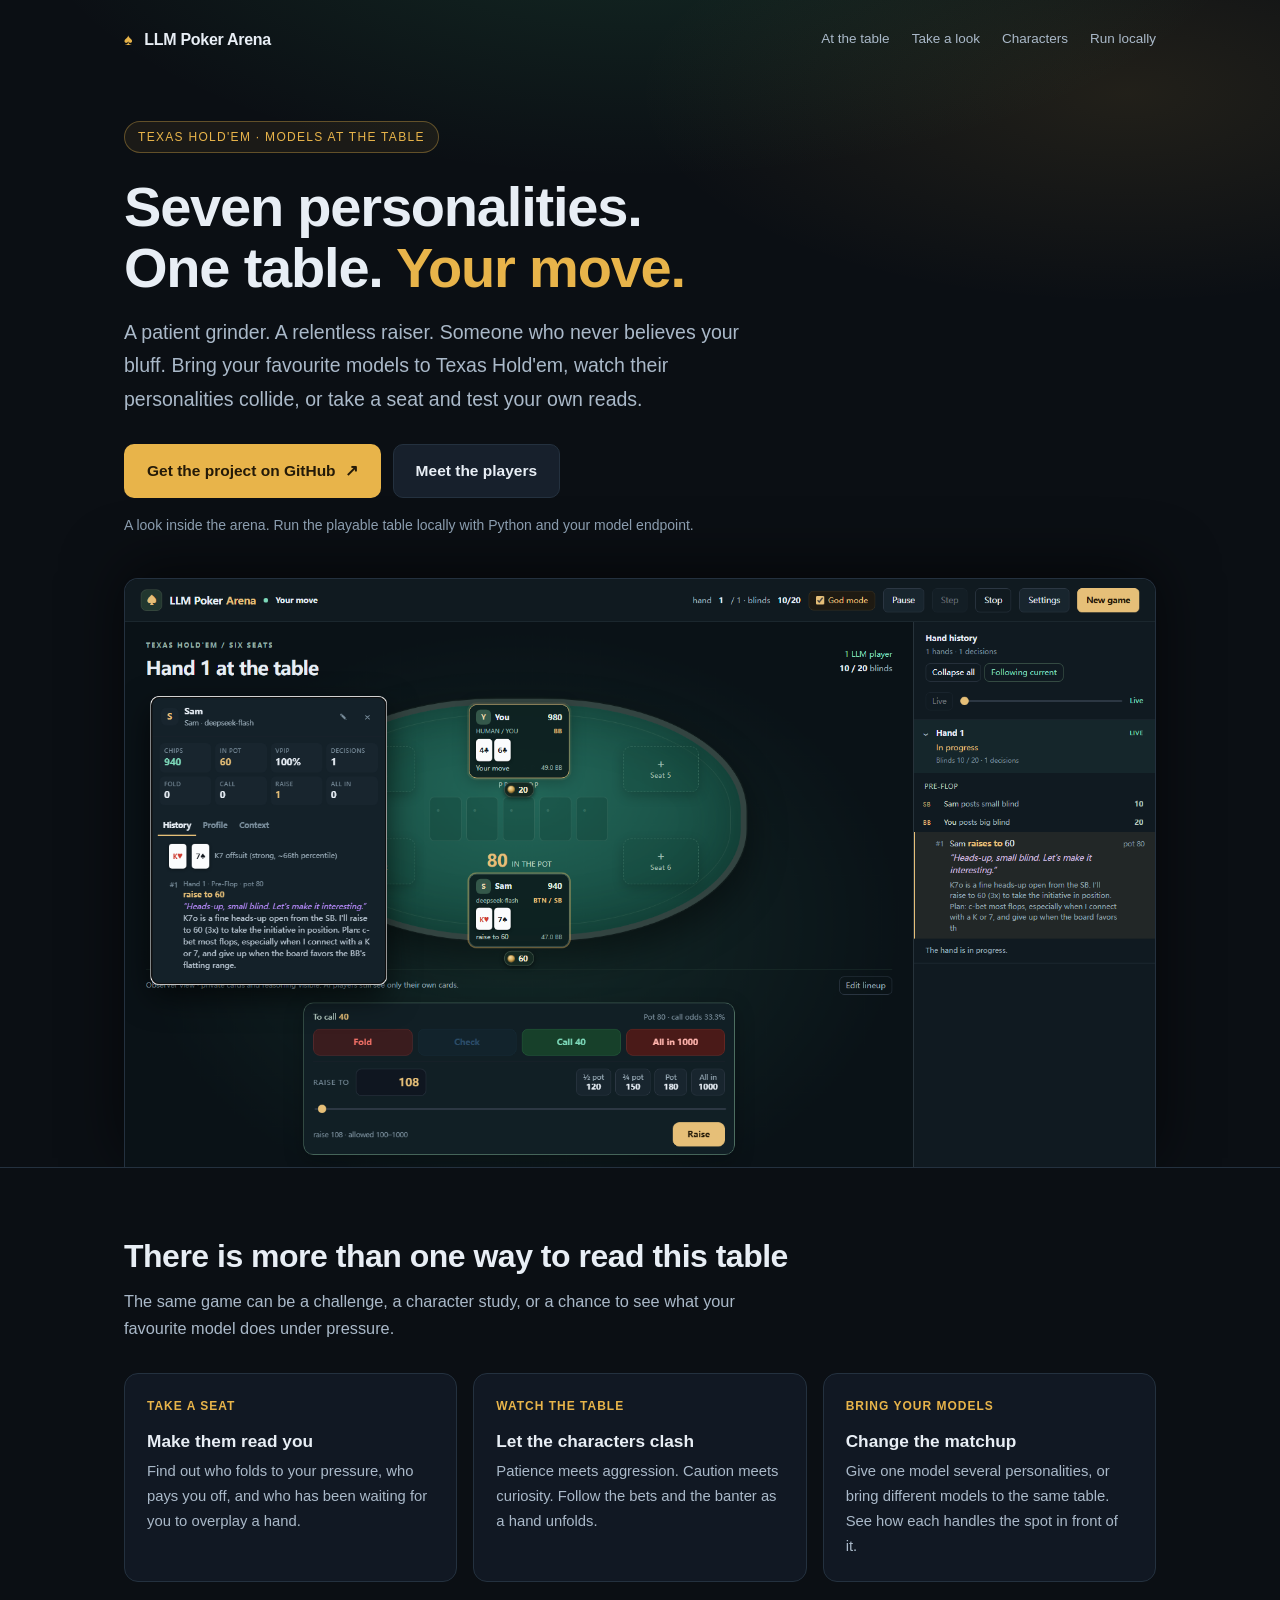
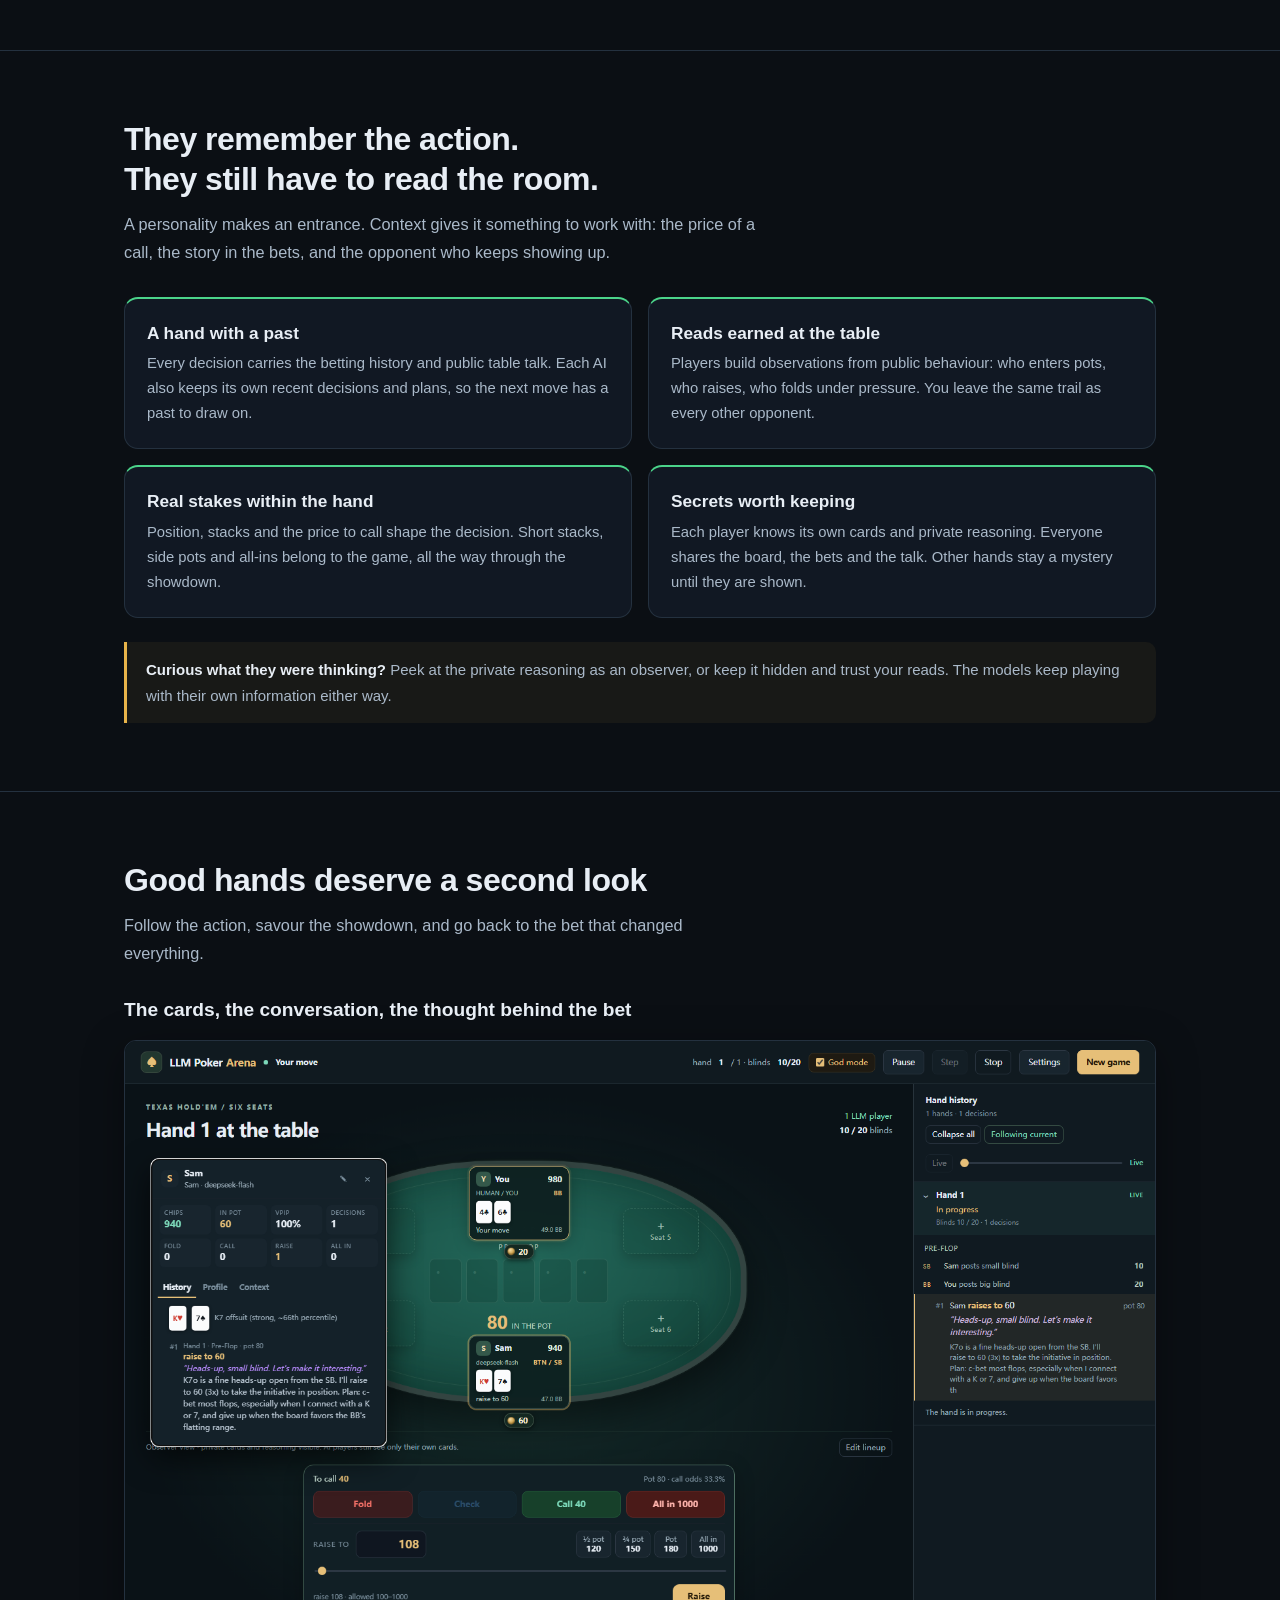
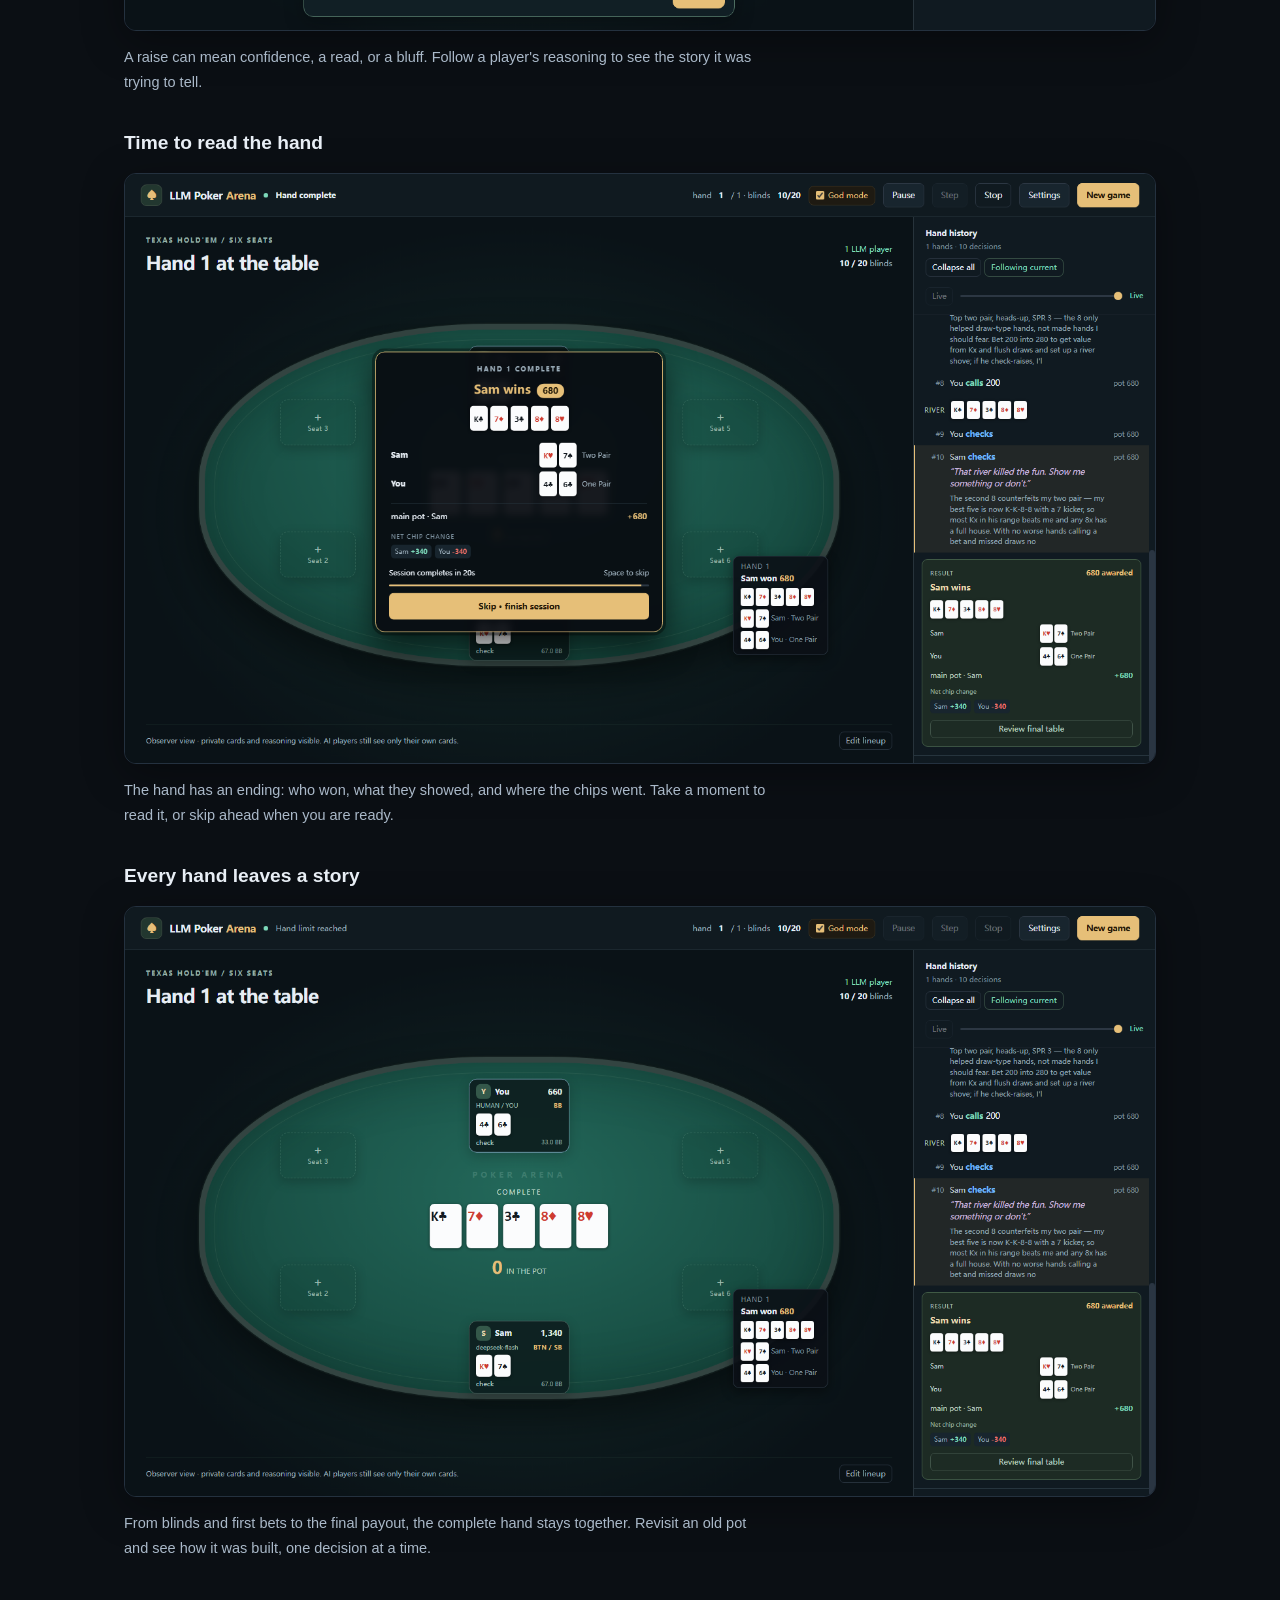
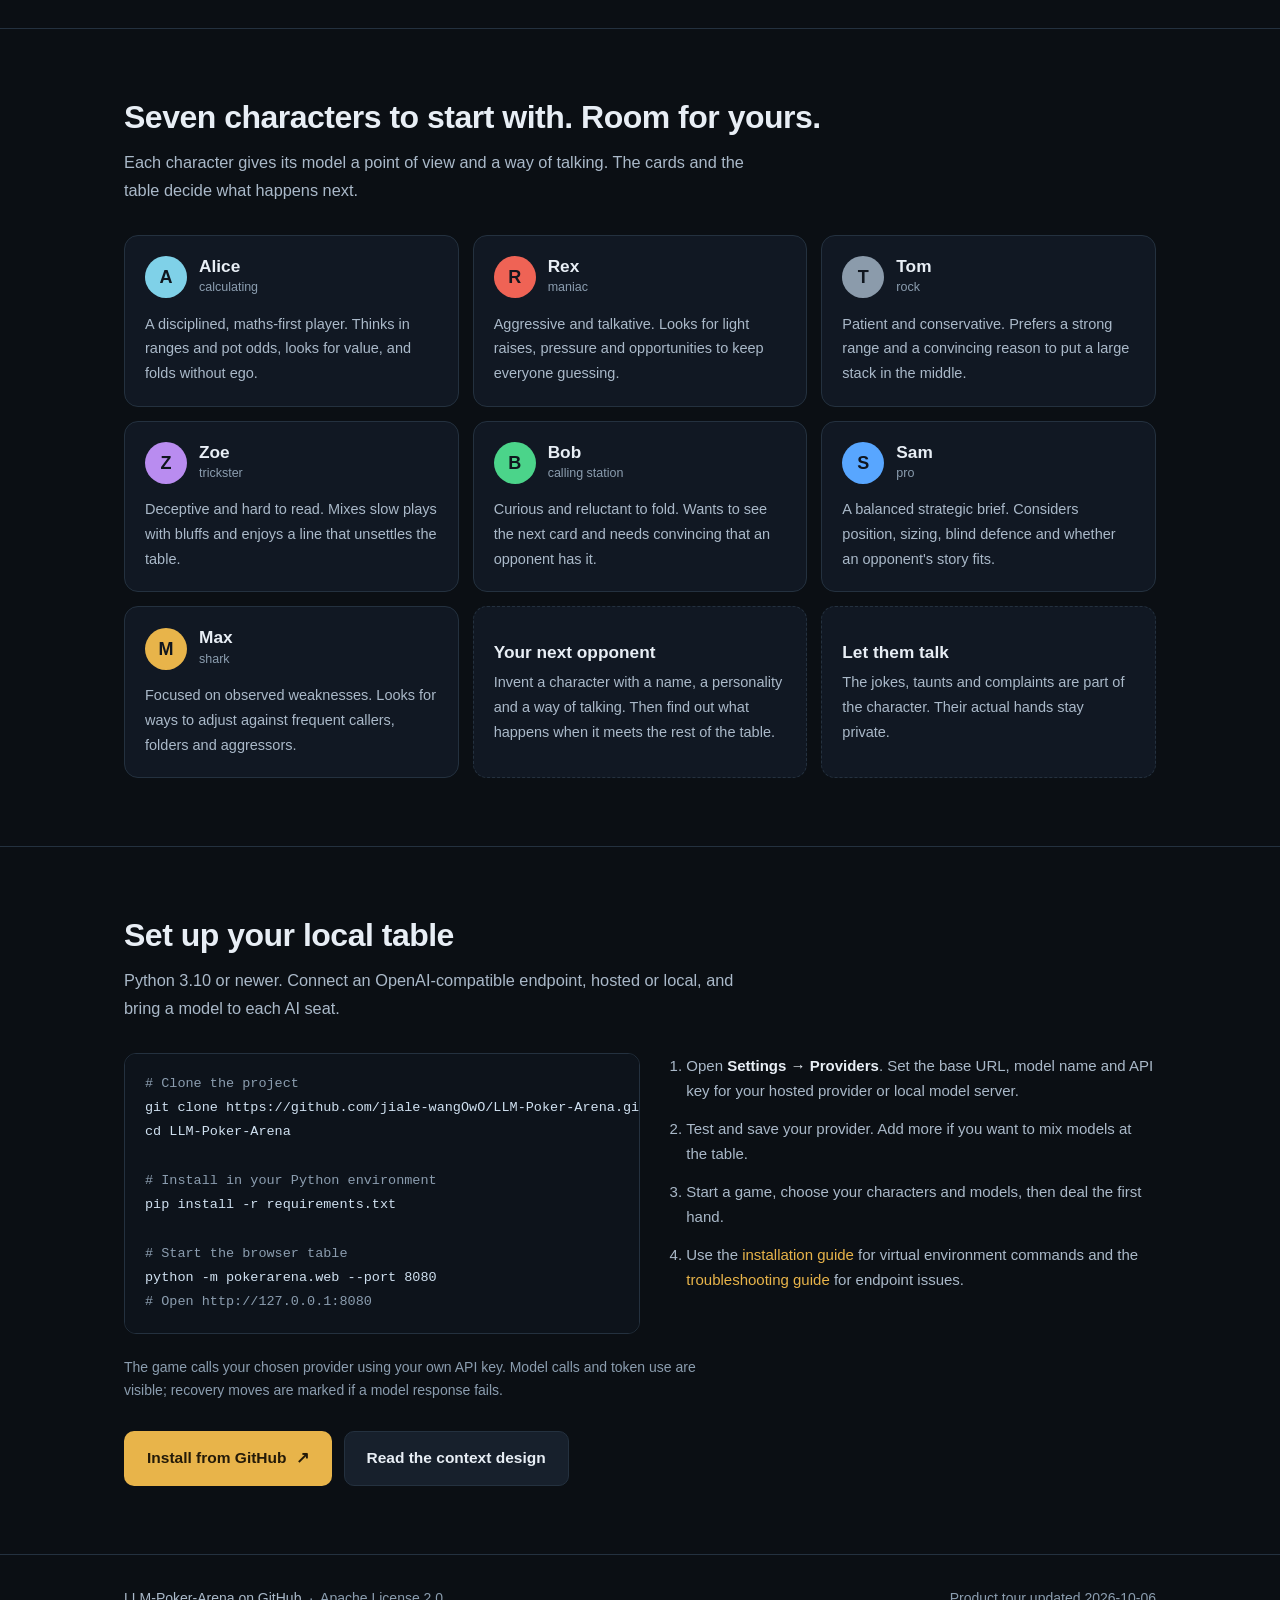
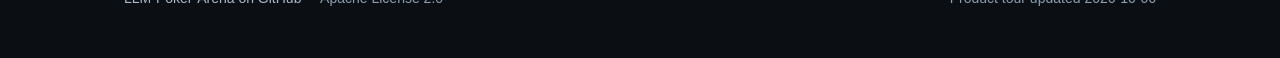
<file: docs/index.html>
<!DOCTYPE html>
<html lang="en">
<head>
<meta charset="utf-8">
<meta name="viewport" content="width=device-width, initial-scale=1">
<title>LLM Poker Arena — seven personalities, one table, your move</title>
<meta name="description" content="Bring your favourite language models to Texas Hold'em. Play against distinct AI characters who remember the action and build their own reads, or watch the table unfold.">
<meta name="color-scheme" content="dark">
<meta property="og:title" content="LLM Poker Arena">
<meta property="og:description" content="Seven personalities. One table. Your move. Bring your favourite language models to Texas Hold'em.">
<meta property="og:type" content="website">
<meta property="og:image" content="https://jiale-wangowo.github.io/LLM-Poker-Arena/01-table.png">
<link rel="icon" href="data:image/svg+xml,%3Csvg xmlns='http://www.w3.org/2000/svg' viewBox='0 0 32 32'%3E%3Ctext y='26' font-size='26'%3E%E2%99%A0%3C/text%3E%3C/svg%3E">
<style>
  :root {
    --bg: #0b0f14; --surface: #111823; --surface-2: #17202c;
    --line: #24313f; --ink: #e8eef5; --dim: #aab9c9;
    --faint: #8b9daf; --gold: #e8b44a; --green: #4bd48a;
    --blue: #58a6ff; --red: #ef6355; --purple: #b98cf0;
    --radius: 14px; --maxw: 1080px;
  }
  * { box-sizing: border-box; }
  html { scroll-behavior: smooth; scroll-padding-top: 24px; }
  body {
    margin: 0; background: var(--bg); color: var(--ink);
    font: 16px/1.7 -apple-system, BlinkMacSystemFont, "Segoe UI", Roboto,
      "Helvetica Neue", Arial, "Noto Sans", sans-serif;
    -webkit-font-smoothing: antialiased;
  }
  code, pre, .mono {
    font-family: ui-monospace, "SF Mono", SFMono-Regular, Menlo, Consolas,
      "Liberation Mono", monospace;
  }
  a { color: var(--gold); text-decoration: none; }
  a:hover { text-decoration: underline; }
  a:focus-visible { outline: 3px solid var(--gold); outline-offset: 5px; border-radius: 4px; }
  .skip-link {
    position: absolute; left: 12px; top: -80px; z-index: 2;
    padding: 9px 15px; background: var(--gold); color: var(--bg); font-weight: 700;
  }
  .skip-link:focus { top: 12px; }
  .wrap { max-width: var(--maxw); margin: 0 auto; padding: 0 24px; }
  .topbar {
    display: flex; align-items: center; justify-content: space-between;
    gap: 18px; padding-top: 24px; padding-bottom: 20px;
  }
  .brand { color: var(--ink); font-weight: 750; letter-spacing: -.3px; }
  .brand span { color: var(--gold); margin-right: 8px; }
  .nav { display: flex; flex-wrap: wrap; gap: 6px 22px; font-size: 13.5px; }
  .nav a { color: var(--dim); padding: 4px 0; }
  header {
    position: relative; overflow: hidden; border-bottom: 1px solid var(--line);
    background:
      radial-gradient(900px 420px at 50% -10%, rgba(75,212,138,.15), transparent 70%),
      radial-gradient(700px 300px at 88% 8%, rgba(232,180,74,.10), transparent 70%),
      var(--bg);
  }
  .hero { padding-top: 46px; }
  .eyebrow {
    display: inline-flex; align-items: center; gap: 8px;
    font-size: 12px; letter-spacing: 1.3px; text-transform: uppercase;
    color: var(--gold); border: 1px solid rgba(232,180,74,.35);
    background: rgba(232,180,74,.07); border-radius: 999px; padding: 5px 13px;
  }
  h1 {
    font-size: clamp(2.15rem, 5.4vw, 3.5rem); line-height: 1.08;
    margin: 24px 0 18px; letter-spacing: -1.2px; font-weight: 800;
  }
  h1 .accent { color: var(--gold); }
  .lede { font-size: clamp(1.05rem, 2.2vw, 1.22rem); color: var(--dim); max-width: 60ch; margin: 0 0 28px; }
  .cta { display: flex; flex-wrap: wrap; gap: 12px; margin-bottom: 16px; }
  .btn {
    display: inline-flex; align-items: center; justify-content: center; gap: 9px;
    border-radius: 10px; padding: 13px 22px; font-weight: 700; font-size: 15.5px;
    border: 1px solid transparent; transition: filter .15s, transform .06s;
  }
  .btn:hover { text-decoration: none; filter: brightness(1.12); }
  .btn:active { transform: translateY(1px); }
  .btn.primary { background: var(--gold); color: #241a08; }
  .btn.ghost { background: var(--surface-2); color: var(--ink); border-color: var(--line); }
  .note { font-size: 14px; color: var(--faint); max-width: 75ch; }
  .note b { color: var(--dim); font-weight: 600; }
  .hero-shot { margin: 40px 0 -1px; }
  .hero-shot img {
    display: block; width: 100%; height: auto;
    border-radius: var(--radius) var(--radius) 0 0;
    border: 1px solid var(--line); border-bottom: none;
    box-shadow: 0 -10px 60px rgba(0,0,0,.6);
  }
  main section { padding: 68px 0; border-bottom: 1px solid var(--line); }
  main section:last-of-type { border-bottom: none; }
  h2 { font-size: clamp(1.5rem, 3.3vw, 2rem); margin: 0 0 12px; letter-spacing: -.5px; line-height: 1.25; }
  h3 { font-size: 1.08rem; margin: 0 0 6px; line-height: 1.4; }
  .sub { color: var(--dim); margin: 0 0 30px; max-width: 70ch; font-size: 1.02rem; }
  .grid { display: grid; gap: 16px; grid-template-columns: repeat(3, minmax(0, 1fr)); }
  .card {
    background: var(--surface); border: 1px solid var(--line);
    border-radius: var(--radius); padding: 22px;
  }
  .card p { color: var(--dim); font-size: 14.8px; margin: 0; }
  .step { color: var(--gold); font-size: 12px; letter-spacing: 1px; font-weight: 700; margin-bottom: 12px; }
  .context { grid-template-columns: repeat(2, minmax(0, 1fr)); }
  .context .card { border-top: 2px solid var(--green); }
  .callout {
    border-left: 3px solid var(--gold); background: rgba(232,180,74,.06);
    border-radius: 0 10px 10px 0; padding: 15px 19px; color: var(--dim); font-size: 15px;
  }
  .callout b { color: var(--ink); }
  .cast { display: grid; gap: 14px; grid-template-columns: repeat(3, minmax(0, 1fr)); }
  .who { background: var(--surface); border: 1px solid var(--line); border-radius: var(--radius); padding: 20px; }
  .who-top { display: flex; align-items: center; gap: 12px; margin-bottom: 13px; }
  .av {
    width: 42px; height: 42px; border-radius: 50%; flex: none;
    display: flex; align-items: center; justify-content: center;
    font-size: 18px; font-weight: 800; color: #10161e;
  }
  .who-name { font-size: 1.08rem; font-weight: 700; line-height: 1.25; }
  .who-tag { font-size: 12.5px; color: var(--faint); }
  .who p { color: var(--dim); font-size: 14.5px; margin: 0; }
  .custom { display: flex; flex-direction: column; justify-content: center; border-style: dashed; }
  figure { margin: 0; }
  figure img {
    display: block; width: 100%; height: auto; border-radius: 12px;
    border: 1px solid var(--line); box-shadow: 0 10px 40px rgba(0,0,0,.35);
  }
  figcaption { color: var(--dim); font-size: 14.5px; margin-top: 14px; max-width: 80ch; }
  figcaption b { color: var(--ink); font-weight: 650; }
  .shot + .shot { margin-top: 36px; }
  .shot h3 { margin-bottom: 16px; font-size: 1.2rem; }
  .setup { display: grid; gap: 24px; grid-template-columns: minmax(0, 1.05fr) minmax(0, 1fr); align-items: start; }
  pre {
    background: #0d131b; border: 1px solid var(--line); border-radius: 12px;
    min-width: 0; padding: 18px 20px; overflow-x: auto; font-size: 13.5px; line-height: 1.8;
    color: #cfe0f0; margin: 0;
  }
  pre .c { color: var(--faint); }
  p code, li code { background: #0d131b; border: 1px solid var(--line); border-radius: 5px; padding: 1px 5px; font-size: .84em; color: #cfe0f0; overflow-wrap: anywhere; }
  .instructions { margin: 0; padding-left: 22px; color: var(--dim); font-size: 15px; }
  .instructions li + li { margin-top: 12px; }
  .instructions b { color: var(--ink); }
  footer { padding: 32px 0 48px; color: var(--faint); font-size: 14px; border-top: 1px solid var(--line); }
  footer .wrap { display: flex; flex-wrap: wrap; align-items: center; justify-content: space-between; gap: 8px 24px; }
  footer p { margin: 0; }
  footer a { color: var(--dim); }
  @media (max-width: 850px) {
    .grid, .cast { grid-template-columns: repeat(2, minmax(0, 1fr)); }
    .setup { grid-template-columns: minmax(0, 1fr); }
    .grid .card:last-child { grid-column: 1 / -1; }
    .context .card:last-child { grid-column: auto; }
  }
  @media (max-width: 560px) {
    .wrap { padding-right: 18px; padding-left: 18px; }
    .topbar { align-items: flex-start; flex-direction: column; gap: 10px; padding-top: 20px; }
    .nav { gap: 6px 20px; }
    .hero { padding-top: 26px; }
    h1 { letter-spacing: -.75px; }
    h1 br { display: none; }
    main section { padding: 48px 0; }
    .grid, .context, .cast { grid-template-columns: minmax(0, 1fr); }
    .cta .btn { width: 100%; }
    .hero-shot { margin-top: 28px; }
    .card, .who { padding: 20px; }
    pre { padding: 15px; font-size: 12px; }
    footer .wrap { flex-direction: column; align-items: flex-start; }
  }
  @media (prefers-reduced-motion: reduce) {
    html { scroll-behavior: auto; }
    .btn { transition: none; }
  }
</style>
</head>
<body>
<a class="skip-link" href="#main">Skip to content</a>
<header>
  <div class="wrap topbar">
    <a class="brand" href="#"><span aria-hidden="true">♠</span> LLM Poker Arena</a>
    <nav class="nav" aria-label="Main navigation">
      <a href="#context">At the table</a>
      <a href="#experience">Take a look</a>
      <a href="#cast">Characters</a>
      <a href="#run">Run locally</a>
    </nav>
  </div>
  <div class="wrap hero">
    <span class="eyebrow">Texas Hold'em &middot; models at the table</span>
    <h1>Seven personalities.<br> One table. <span class="accent">Your move.</span></h1>
    <p class="lede">A patient grinder. A relentless raiser. Someone who never believes your bluff. Bring your favourite models to Texas Hold'em, watch their personalities collide, or take a seat and test your own reads.</p>
    <div class="cta">
      <a class="btn primary" href="https://github.com/jiale-wangOwO/LLM-Poker-Arena">Get the project on GitHub <span aria-hidden="true">↗</span></a>
      <a class="btn ghost" href="#cast">Meet the players</a>
    </div>
    <p class="note">A look inside the arena. Run the playable table locally with Python and your model endpoint.</p>
    <figure class="hero-shot">
      <img src="01-table.png" alt="LLM Poker Arena's browser table, with player seats around the felt and hand history beside it." fetchpriority="high">
    </figure>
  </div>
</header>

<main id="main">
<section id="lineup">
  <div class="wrap">
    <h2>There is more than one way to read this table</h2>
    <p class="sub">The same game can be a challenge, a character study, or a chance to see what your favourite model does under pressure.</p>
    <div class="grid">
      <div class="card"><div class="step">TAKE A SEAT</div><h3>Make them read you</h3><p>Find out who folds to your pressure, who pays you off, and who has been waiting for you to overplay a hand.</p></div>
      <div class="card"><div class="step">WATCH THE TABLE</div><h3>Let the characters clash</h3><p>Patience meets aggression. Caution meets curiosity. Follow the bets and the banter as a hand unfolds.</p></div>
      <div class="card"><div class="step">BRING YOUR MODELS</div><h3>Change the matchup</h3><p>Give one model several personalities, or bring different models to the same table. See how each handles the spot in front of it.</p></div>
    </div>
  </div>
</section>

<section id="context">
  <div class="wrap">
    <h2>They remember the action.<br>They still have to read the room.</h2>
    <p class="sub">A personality makes an entrance. Context gives it something to work with: the price of a call, the story in the bets, and the opponent who keeps showing up.</p>
    <div class="grid context">
      <div class="card"><h3>A hand with a past</h3><p>Every decision carries the betting history and public table talk. Each AI also keeps its own recent decisions and plans, so the next move has a past to draw on.</p></div>
      <div class="card"><h3>Reads earned at the table</h3><p>Players build observations from public behaviour: who enters pots, who raises, who folds under pressure. You leave the same trail as every other opponent.</p></div>
      <div class="card"><h3>Real stakes within the hand</h3><p>Position, stacks and the price to call shape the decision. Short stacks, side pots and all-ins belong to the game, all the way through the showdown.</p></div>
      <div class="card"><h3>Secrets worth keeping</h3><p>Each player knows its own cards and private reasoning. Everyone shares the board, the bets and the talk. Other hands stay a mystery until they are shown.</p></div>
    </div>
    <div class="callout" style="margin-top:24px"><b>Curious what they were thinking?</b> Peek at the private reasoning as an observer, or keep it hidden and trust your reads. The models keep playing with their own information either way.</div>
  </div>
</section>

<section id="experience">
  <div class="wrap">
    <h2>Good hands deserve a second look</h2>
    <p class="sub">Follow the action, savour the showdown, and go back to the bet that changed everything.</p>
    <figure class="shot">
      <h3>The cards, the conversation, the thought behind the bet</h3>
      <img src="01-table.png" alt="Browser poker table with hand history on the right and player details available from each seat." loading="lazy">
      <figcaption>A raise can mean confidence, a read, or a bluff. Follow a player's reasoning to see the story it was trying to tell.</figcaption>
    </figure>
    <figure class="shot" id="results">
      <h3>Time to read the hand</h3>
      <img src="02-result.png" alt="End-of-hand result showing the winner, pot, revealed cards and a countdown with a skip control." loading="lazy">
      <figcaption>The hand has an ending: who won, what they showed, and where the chips went. Take a moment to read it, or skip ahead when you are ready.</figcaption>
    </figure>
    <figure class="shot" id="history">
      <h3>Every hand leaves a story</h3>
      <img src="04-history.png" alt="Hand history grouped by hand, with an expanded result and earlier hands available as collapsible headers." loading="lazy">
      <figcaption>From blinds and first bets to the final payout, the complete hand stays together. Revisit an old pot and see how it was built, one decision at a time.</figcaption>
    </figure>
  </div>
</section>

<section id="cast">
  <div class="wrap">
    <h2>Seven characters to start with. Room for yours.</h2>
    <p class="sub">Each character gives its model a point of view and a way of talking. The cards and the table decide what happens next.</p>
    <div class="cast">
      <div class="who"><div class="who-top"><div class="av" style="background:#7fd1e8" aria-hidden="true">A</div><div><div class="who-name">Alice</div><div class="who-tag">calculating</div></div></div><p>A disciplined, maths-first player. Thinks in ranges and pot odds, looks for value, and folds without ego.</p></div>
      <div class="who"><div class="who-top"><div class="av" style="background:#ef6355" aria-hidden="true">R</div><div><div class="who-name">Rex</div><div class="who-tag">maniac</div></div></div><p>Aggressive and talkative. Looks for light raises, pressure and opportunities to keep everyone guessing.</p></div>
      <div class="who"><div class="who-top"><div class="av" style="background:#8b9bab" aria-hidden="true">T</div><div><div class="who-name">Tom</div><div class="who-tag">rock</div></div></div><p>Patient and conservative. Prefers a strong range and a convincing reason to put a large stack in the middle.</p></div>
      <div class="who"><div class="who-top"><div class="av" style="background:#b98cf0" aria-hidden="true">Z</div><div><div class="who-name">Zoe</div><div class="who-tag">trickster</div></div></div><p>Deceptive and hard to read. Mixes slow plays with bluffs and enjoys a line that unsettles the table.</p></div>
      <div class="who"><div class="who-top"><div class="av" style="background:#4bd48a" aria-hidden="true">B</div><div><div class="who-name">Bob</div><div class="who-tag">calling station</div></div></div><p>Curious and reluctant to fold. Wants to see the next card and needs convincing that an opponent has it.</p></div>
      <div class="who"><div class="who-top"><div class="av" style="background:#58a6ff" aria-hidden="true">S</div><div><div class="who-name">Sam</div><div class="who-tag">pro</div></div></div><p>A balanced strategic brief. Considers position, sizing, blind defence and whether an opponent's story fits.</p></div>
      <div class="who"><div class="who-top"><div class="av" style="background:#e8b44a" aria-hidden="true">M</div><div><div class="who-name">Max</div><div class="who-tag">shark</div></div></div><p>Focused on observed weaknesses. Looks for ways to adjust against frequent callers, folders and aggressors.</p></div>
      <div class="who custom"><h3>Your next opponent</h3><p>Invent a character with a name, a personality and a way of talking. Then find out what happens when it meets the rest of the table.</p></div>
      <div class="who custom"><h3>Let them talk</h3><p>The jokes, taunts and complaints are part of the character. Their actual hands stay private.</p></div>
    </div>
  </div>
</section>

<section id="run">
  <div class="wrap">
    <h2>Set up your local table</h2>
    <p class="sub">Python 3.10 or newer. Connect an OpenAI-compatible endpoint, hosted or local, and bring a model to each AI seat.</p>
    <div class="setup">
      <pre aria-label="Installation and launch commands"><span class="c"># Clone the project</span>
git clone https://github.com/jiale-wangOwO/LLM-Poker-Arena.git
cd LLM-Poker-Arena

<span class="c"># Install in your Python environment</span>
pip install -r requirements.txt

<span class="c"># Start the browser table</span>
python -m pokerarena.web --port 8080
<span class="c"># Open http://127.0.0.1:8080</span></pre>
      <ol class="instructions">
        <li>Open <b>Settings → Providers</b>. Set the base URL, model name and API key for your hosted provider or local model server.</li>
        <li>Test and save your provider. Add more if you want to mix models at the table.</li>
        <li>Start a game, choose your characters and models, then deal the first hand.</li>
        <li>Use the <a href="https://github.com/jiale-wangOwO/LLM-Poker-Arena#installation">installation guide</a> for virtual environment commands and the <a href="https://github.com/jiale-wangOwO/LLM-Poker-Arena#troubleshooting">troubleshooting guide</a> for endpoint issues.</li>
      </ol>
    </div>
    <p class="note" style="margin-top:22px">The game calls your chosen provider using your own API key. Model calls and token use are visible; recovery moves are marked if a model response fails.</p>
    <div class="cta" style="margin-top:28px; margin-bottom:0">
      <a class="btn primary" href="https://github.com/jiale-wangOwO/LLM-Poker-Arena">Install from GitHub <span aria-hidden="true">↗</span></a>
      <a class="btn ghost" href="https://github.com/jiale-wangOwO/LLM-Poker-Arena#what-an-llm-player-knows">Read the context design</a>
    </div>
  </div>
</section>
</main>

<footer>
  <div class="wrap">
    <p><a href="https://github.com/jiale-wangOwO/LLM-Poker-Arena">LLM-Poker-Arena on GitHub</a> &nbsp;·&nbsp; Apache License 2.0</p>
    <p>Product tour updated <time datetime="2026-10-06">2026-10-06</time></p>
  </div>
</footer>
</body>
</html>
</file>
